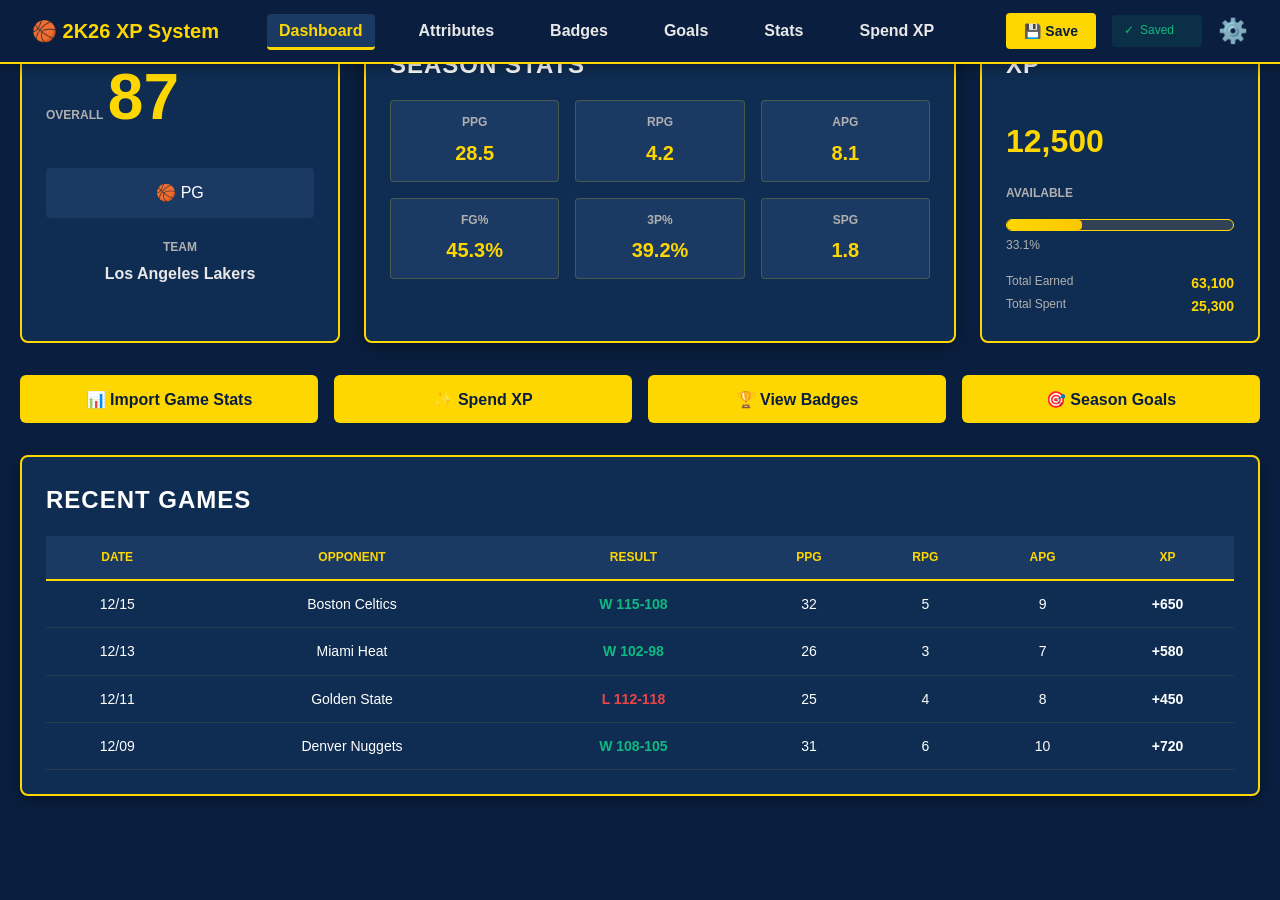
<file: src/index.html>
<!DOCTYPE html>
<html lang="en">
<head>
    <meta charset="UTF-8">
    <meta name="viewport" content="width=device-width, initial-scale=1.0">
    <title>NBA 2K26 MyCareer XP System</title>
    <link rel="stylesheet" href="styles.css">
</head>
<body>
    <div id="root"></div>
    <script src="index.js"></script>
</body>
</html>
</file>
<file: src/styles.css>
/* NBA 2K26 XP SYSTEM - GLOBAL STYLES */

* {
  margin: 0;
  padding: 0;
  box-sizing: border-box;
}

:root {
  --bg-primary: #0A1F3F;
  --bg-secondary: #0F2D52;
  --bg-tertiary: #1A3A63;
  --gold-primary: #FFD700;
  --gold-hover: #FFC700;
  --gold-active: #FFB700;
  --text-white: #FFFFFF;
  --text-secondary: #E8E8E8;
  --text-tertiary: #B0B0B0;
  --text-dark: #0A1F3F;
  --status-success: #10B981;
  --status-error: #EF4444;
  --status-warning: #F59E0B;
  --shadow-light: 0 4px 12px rgba(0, 0, 0, 0.3);
  --shadow-medium: 0 4px 16px rgba(0, 0, 0, 0.4);
}

body {
  font-family: 'Inter', -apple-system, BlinkMacSystemFont, 'Segoe UI', sans-serif;
  background-color: var(--bg-primary);
  color: var(--text-white);
  line-height: 1.6;
}

h1 { font-size: 48px; font-weight: 700; }
h2 { font-size: 32px; font-weight: 700; }
h3 { font-size: 24px; font-weight: 600; }
h4 { font-size: 20px; font-weight: 600; }

.app {
  min-height: 100vh;
  display: flex;
  flex-direction: column;
}

/* TOP NAVIGATION */
.top-nav {
  position: fixed;
  top: 0;
  left: 0;
  right: 0;
  height: 64px;
  background-color: var(--bg-primary);
  border-bottom: 2px solid var(--gold-primary);
  display: flex;
  align-items: center;
  justify-content: space-between;
  padding: 0 32px;
  box-shadow: var(--shadow-light);
  z-index: 1000;
}

.nav-logo {
  display: flex;
  align-items: center;
  gap: 12px;
  cursor: pointer;
  font-size: 20px;
  font-weight: 700;
  color: var(--gold-primary);
}

.nav-menu {
  display: flex;
  list-style: none;
  gap: 32px;
  margin-left: 48px;
  flex: 1;
}

.nav-link {
  color: var(--text-secondary);
  text-decoration: none;
  font-weight: 600;
  padding: 8px 12px;
  border-radius: 4px;
  transition: all 0.2s ease;
}

.nav-link:hover {
  color: var(--gold-primary);
  background-color: var(--bg-tertiary);
}

.nav-link.active {
  color: var(--gold-primary);
  background-color: var(--bg-tertiary);
  border-bottom: 3px solid var(--gold-primary);
}

.nav-right {
  display: flex;
  align-items: center;
  gap: 16px;
  margin-left: auto;
}

.save-btn {
  background-color: var(--gold-primary);
  color: var(--text-dark);
  border: none;
  padding: 10px 18px;
  font-size: 14px;
  font-weight: 600;
  border-radius: 4px;
  cursor: pointer;
  transition: all 0.15s ease;
}

.save-btn:hover {
  background-color: var(--gold-hover);
  transform: translateY(-2px);
}

.save-status {
  display: flex;
  align-items: center;
  gap: 6px;
  font-size: 12px;
  padding: 6px 12px;
  border-radius: 4px;
  min-width: 90px;
}

.save-status.saved {
  color: var(--status-success);
  background-color: rgba(16, 185, 129, 0.1);
}

.save-status.saving {
  color: var(--gold-primary);
  background-color: rgba(255, 215, 0, 0.1);
}

.save-status.failed {
  color: var(--status-error);
  background-color: rgba(239, 68, 68, 0.1);
}

.save-icon.saving {
  animation: spin 1.5s linear infinite;
}

@keyframes spin {
  from { transform: rotate(0deg); }
  to { transform: rotate(360deg); }
}

.settings-btn {
  background: none;
  border: none;
  font-size: 24px;
  cursor: pointer;
  color: var(--gold-primary);
  transition: all 0.2s ease;
}

.settings-btn:hover {
  transform: rotate(30deg);
}

/* MAIN CONTENT */
.main-content {
  margin-top: 64px;
  flex: 1;
  padding: 32px;
  background-color: var(--bg-primary);
}

/* DASHBOARD LAYOUT */
.dashboard-header {
  display: grid;
  grid-template-columns: 320px 1fr 280px;
  gap: 24px;
  margin-bottom: 32px;
}

/* CARDS */
.card {
  background-color: var(--bg-secondary);
  border: 2px solid var(--gold-primary);
  padding: 24px;
  border-radius: 8px;
  box-shadow: var(--shadow-medium);
  transition: all 0.2s ease;
}

.card:hover {
  background-color: var(--bg-tertiary);
  transform: scale(1.02);
}

.card-title {
  font-size: 24px;
  color: var(--text-white);
  margin-bottom: 16px;
  text-transform: uppercase;
  letter-spacing: 1px;
}

/* PLAYER INFO CARD */
.player-info-card {
  background-color: var(--bg-secondary);
  border: 2px solid var(--gold-primary);
  padding: 24px;
  border-radius: 8px;
  display: flex;
  flex-direction: column;
  gap: 20px;
}

.overall-value {
  font-size: 64px;
  font-weight: 700;
  color: var(--gold-primary);
}

.overall-label {
  font-size: 12px;
  font-weight: 700;
  color: var(--text-tertiary);
  text-transform: uppercase;
}

.player-position {
  display: flex;
  align-items: center;
  justify-content: center;
  gap: 12px;
  padding: 12px;
  background-color: var(--bg-tertiary);
  border-radius: 4px;
}

.position-text {
  font-size: 18px;
  font-weight: 600;
}

.player-team {
  display: flex;
  flex-direction: column;
  text-align: center;
}

.team-label {
  font-size: 12px;
  font-weight: 600;
  color: var(--text-tertiary);
  text-transform: uppercase;
  margin-bottom: 4px;
}

.team-name {
  font-size: 16px;
  font-weight: 600;
  color: var(--text-secondary);
}

/* QUICK STATS */
.stats-grid {
  display: grid;
  grid-template-columns: repeat(3, 1fr);
  gap: 16px;
}

.stat-item {
  display: flex;
  flex-direction: column;
  align-items: center;
  text-align: center;
  padding: 12px;
  background-color: var(--bg-tertiary);
  border-radius: 4px;
  border: 1px solid rgba(255, 215, 0, 0.2);
}

.stat-label {
  font-size: 12px;
  font-weight: 600;
  color: var(--text-tertiary);
  text-transform: uppercase;
  margin-bottom: 4px;
}

.stat-value {
  font-size: 20px;
  font-weight: 700;
  color: var(--gold-primary);
}

/* XP DISPLAY */
.xp-display-card {
  background-color: var(--bg-secondary);
  border: 2px solid var(--gold-primary);
  padding: 24px;
  border-radius: 8px;
  display: flex;
  flex-direction: column;
  gap: 16px;
}

.xp-value {
  font-size: 32px;
  font-weight: 700;
  color: var(--gold-primary);
}

.xp-label {
  font-size: 12px;
  font-weight: 600;
  color: var(--text-tertiary);
  text-transform: uppercase;
}

.xp-progress-bar {
  width: 100%;
  height: 12px;
  background-color: #334155;
  border: 1px solid var(--gold-primary);
  border-radius: 6px;
  overflow: hidden;
}

.xp-progress-fill {
  height: 100%;
  background: linear-gradient(90deg, var(--gold-primary) 0%, var(--gold-hover) 100%);
  border-radius: 4px;
  transition: width 0.3s ease;
}

.xp-stat {
  display: flex;
  justify-content: space-between;
  font-size: 12px;
}

/* ACTION BUTTONS */
.action-buttons-row {
  display: grid;
  grid-template-columns: repeat(auto-fit, minmax(200px, 1fr));
  gap: 16px;
  margin-bottom: 32px;
}

.action-btn {
  background-color: var(--gold-primary);
  color: var(--text-dark);
  border: none;
  padding: 14px 24px;
  font-size: 16px;
  font-weight: 600;
  border-radius: 6px;
  cursor: pointer;
  transition: all 0.15s ease;
  min-height: 48px;
}

.action-btn:hover {
  background-color: var(--gold-hover);
  transform: translateY(-2px);
  box-shadow: 0 6px 16px rgba(255, 215, 0, 0.3);
}

.action-btn:active {
  background-color: var(--gold-active);
}

/* TABLES */
.table-wrapper {
  overflow-x: auto;
  margin-top: 16px;
}

.games-table {
  width: 100%;
  border-collapse: collapse;
}

.games-table thead {
  background-color: var(--bg-tertiary);
  border-bottom: 2px solid var(--gold-primary);
}

.games-table th {
  font-size: 12px;
  font-weight: 700;
  color: var(--gold-primary);
  text-transform: uppercase;
  padding: 12px 8px;
  text-align: center;
}

.games-table td {
  padding: 12px 8px;
  font-size: 14px;
  color: var(--text-white);
  text-align: center;
  border-bottom: 1px solid rgba(255, 215, 0, 0.1);
}

.games-table tbody tr:hover {
  background-color: rgba(255, 215, 0, 0.05);
}

.result-cell.win {
  color: var(--status-success);
  font-weight: 700;
}

.result-cell.loss {
  color: var(--status-error);
  font-weight: 700;
}

.xp-cell {
  color: var(--gold-primary);
  font-weight: 700;
}

/* PAGE CONTENT */
.page-content {
  padding: 20px;
}

.page-content h1 {
  margin-bottom: 20px;
  color: var(--gold-primary);
}

/* SECTIONS */
.section {
  margin-bottom: 32px;
}

.section-title {
  font-size: 28px;
  font-weight: 700;
  color: var(--gold-primary);
  margin-bottom: 16px;
  border-bottom: 2px solid var(--gold-primary);
  padding-bottom: 12px;
}

/* ATTRIBUTES PAGE */
.attributes-grid {
  display: grid;
  grid-template-columns: repeat(auto-fill, minmax(280px, 1fr));
  gap: 20px;
}

.attribute-card {
  background-color: var(--bg-secondary);
  border: 2px solid var(--gold-primary);
  padding: 20px;
  border-radius: 8px;
  display: flex;
  flex-direction: column;
  gap: 12px;
}

.attribute-header {
  display: flex;
  justify-content: space-between;
  align-items: center;
  margin-bottom: 8px;
}

.attribute-name {
  font-size: 16px;
  font-weight: 700;
  color: var(--gold-primary);
}

.attribute-level {
  font-size: 14px;
  color: var(--text-tertiary);
}

.attribute-current {
  display: flex;
  justify-content: space-between;
  font-size: 14px;
  margin-bottom: 8px;
}

.level-display {
  color: var(--text-secondary);
  font-weight: 600;
}

.level-max {
  color: var(--text-tertiary);
}

.attribute-bar {
  width: 100%;
  height: 8px;
  background-color: #334155;
  border-radius: 4px;
  overflow: hidden;
}

.attribute-fill {
  height: 100%;
  background: linear-gradient(90deg, var(--gold-primary) 0%, var(--gold-hover) 100%);
  transition: width 0.3s ease;
}

.upgrade-info {
  display: flex;
  justify-content: space-between;
  font-size: 12px;
  color: var(--text-tertiary);
  margin-top: 8px;
  padding-top: 8px;
  border-top: 1px solid rgba(255, 215, 0, 0.2);
}

.upgrade-cost {
  color: var(--gold-primary);
  font-weight: 600;
}

.attribute-btn {
  background-color: var(--gold-primary);
  color: var(--text-dark);
  border: none;
  padding: 8px 12px;
  font-size: 12px;
  font-weight: 600;
  border-radius: 4px;
  cursor: pointer;
  transition: all 0.15s ease;
  margin-top: 8px;
}

.attribute-btn:hover {
  background-color: var(--gold-hover);
}

.attribute-btn:disabled {
  background-color: #6B7280;
  cursor: not-allowed;
}

/* BADGES PAGE */
.badges-grid {
  display: grid;
  grid-template-columns: repeat(auto-fill, minmax(240px, 1fr));
  gap: 16px;
}

.badge-card {
  background-color: var(--bg-secondary);
  border: 2px solid var(--gold-primary);
  padding: 16px;
  border-radius: 8px;
  text-align: center;
}

.badge-icon {
  font-size: 48px;
  margin-bottom: 8px;
}

.badge-name {
  font-size: 14px;
  font-weight: 700;
  color: var(--text-white);
  margin-bottom: 4px;
}

.badge-tier {
  font-size: 12px;
  color: var(--gold-primary);
  font-weight: 600;
  margin-bottom: 8px;
}

.badge-progress {
  font-size: 11px;
  color: var(--text-tertiary);
  margin-bottom: 8px;
}

.badge-bar {
  width: 100%;
  height: 6px;
  background-color: #334155;
  border-radius: 3px;
  overflow: hidden;
  margin-bottom: 8px;
}

.badge-fill {
  height: 100%;
  background: var(--gold-primary);
  transition: width 0.3s ease;
}

.badge-btn {
  background-color: var(--gold-primary);
  color: var(--text-dark);
  border: none;
  padding: 6px 12px;
  font-size: 11px;
  font-weight: 600;
  border-radius: 3px;
  cursor: pointer;
  width: 100%;
  transition: all 0.15s ease;
}

.badge-btn:hover {
  background-color: var(--gold-hover);
}

.badge-locked {
  opacity: 0.6;
}

/* GOALS PAGE */
.goals-container {
  display: grid;
  grid-template-columns: repeat(auto-fit, minmax(300px, 1fr));
  gap: 20px;
}

.goal-category {
  background-color: var(--bg-secondary);
  border: 2px solid var(--gold-primary);
  padding: 20px;
  border-radius: 8px;
}

.goal-category-title {
  font-size: 16px;
  font-weight: 700;
  color: var(--gold-primary);
  margin-bottom: 12px;
  border-bottom: 1px solid rgba(255, 215, 0, 0.2);
  padding-bottom: 8px;
}

.goal-item {
  display: flex;
  justify-content: space-between;
  align-items: center;
  padding: 8px 0;
  font-size: 13px;
  border-bottom: 1px solid rgba(255, 215, 0, 0.1);
}

.goal-item:last-child {
  border-bottom: none;
}

.goal-name {
  color: var(--text-secondary);
}

.goal-reward {
  color: var(--gold-primary);
  font-weight: 600;
}

.goal-progress {
  display: flex;
  align-items: center;
  gap: 8px;
  margin-top: 4px;
}

.progress-bar {
  flex: 1;
  height: 6px;
  background-color: #334155;
  border-radius: 3px;
  overflow: hidden;
}

.progress-fill {
  height: 100%;
  background: var(--gold-primary);
  transition: width 0.3s ease;
}

.progress-text {
  font-size: 11px;
  color: var(--text-tertiary);
  min-width: 35px;
  text-align: right;
}

/* STATS PAGE */
.stats-summary {
  display: grid;
  grid-template-columns: repeat(auto-fit, minmax(200px, 1fr));
  gap: 16px;
  margin-bottom: 32px;
}

.stats-box {
  background-color: var(--bg-secondary);
  border: 2px solid var(--gold-primary);
  padding: 20px;
  border-radius: 8px;
  text-align: center;
}

.stats-label {
  font-size: 12px;
  color: var(--text-tertiary);
  text-transform: uppercase;
  margin-bottom: 8px;
}

.stats-value {
  font-size: 32px;
  font-weight: 700;
  color: var(--gold-primary);
}

/* SPEND XP PAGE */
.spend-xp-container {
  display: grid;
  grid-template-columns: 1fr 1fr;
  gap: 24px;
}

.spend-section {
  background-color: var(--bg-secondary);
  border: 2px solid var(--gold-primary);
  padding: 24px;
  border-radius: 8px;
}

.spend-title {
  font-size: 20px;
  font-weight: 700;
  color: var(--gold-primary);
  margin-bottom: 16px;
}

.spend-description {
  font-size: 13px;
  color: var(--text-tertiary);
  margin-bottom: 16px;
  line-height: 1.6;
}

.form-group {
  margin-bottom: 16px;
}

.form-label {
  font-size: 12px;
  font-weight: 600;
  color: var(--text-secondary);
  text-transform: uppercase;
  margin-bottom: 6px;
  display: block;
}

.form-input, .form-select {
  width: 100%;
  padding: 10px 12px;
  background-color: var(--bg-tertiary);
  border: 1px solid rgba(255, 215, 0, 0.3);
  border-radius: 4px;
  color: var(--text-white);
  font-size: 14px;
}

.form-input:focus, .form-select:focus {
  outline: none;
  border-color: var(--gold-primary);
  box-shadow: 0 0 8px rgba(255, 215, 0, 0.3);
}

.form-input::placeholder {
  color: var(--text-tertiary);
}

.cost-display {
  background-color: var(--bg-tertiary);
  padding: 12px;
  border-radius: 4px;
  margin-bottom: 16px;
}

.cost-label {
  font-size: 12px;
  color: var(--text-tertiary);
}

.cost-value {
  font-size: 24px;
  font-weight: 700;
  color: var(--gold-primary);
}

.spend-btn {
  width: 100%;
  background-color: var(--gold-primary);
  color: var(--text-dark);
  border: none;
  padding: 12px 20px;
  font-size: 16px;
  font-weight: 600;
  border-radius: 4px;
  cursor: pointer;
  transition: all 0.15s ease;
}

.spend-btn:hover {
  background-color: var(--gold-hover);
  transform: translateY(-2px);
}

.spend-btn:disabled {
  background-color: #6B7280;
  cursor: not-allowed;
  transform: none;
}

.xp-available {
  font-size: 12px;
  color: var(--text-tertiary);
  margin-top: 8px;
}

/* IMPORT STATS MODAL */
.modal {
  position: fixed;
  top: 0;
  left: 0;
  right: 0;
  bottom: 0;
  background-color: rgba(0, 0, 0, 0.7);
  display: flex;
  align-items: center;
  justify-content: center;
  z-index: 2000;
}

.modal-content {
  background-color: var(--bg-secondary);
  border: 3px solid var(--gold-primary);
  padding: 32px;
  border-radius: 8px;
  max-width: 500px;
  width: 90vw;
}

.modal-title {
  font-size: 24px;
  font-weight: 700;
  color: var(--gold-primary);
  margin-bottom: 16px;
}

.modal-buttons {
  display: flex;
  gap: 12px;
  margin-top: 24px;
}

.modal-btn {
  flex: 1;
  padding: 12px 20px;
  border: none;
  border-radius: 4px;
  font-size: 14px;
  font-weight: 600;
  cursor: pointer;
  transition: all 0.15s ease;
}

.modal-btn.primary {
  background-color: var(--gold-primary);
  color: var(--text-dark);
}

.modal-btn.primary:hover {
  background-color: var(--gold-hover);
}

.modal-btn.secondary {
  background-color: transparent;
  color: var(--gold-primary);
  border: 2px solid var(--gold-primary);
}

.modal-btn.secondary:hover {
  background-color: var(--bg-tertiary);
}

/* RESPONSIVE */
@media (max-width: 1024px) {
  .dashboard-header {
    grid-template-columns: 1fr;
  }

  .spend-xp-container {
    grid-template-columns: 1fr;
  }
}

@media (max-width: 768px) {
  .top-nav {
    height: 56px;
    padding: 0 16px;
  }

  .nav-menu {
    display: none;
  }

  .main-content {
    padding: 16px;
  }

  .action-buttons-row {
    grid-template-columns: 1fr;
  }

  .stats-grid {
    grid-template-columns: repeat(2, 1fr);
  }

  .attributes-grid {
    grid-template-columns: repeat(auto-fill, minmax(200px, 1fr));
  }
}

@media (max-width: 480px) {
  .overall-value {
    font-size: 48px;
  }

  .xp-value {
    font-size: 24px;
  }

  .stats-value {
    font-size: 24px;
  }
}
</file>
